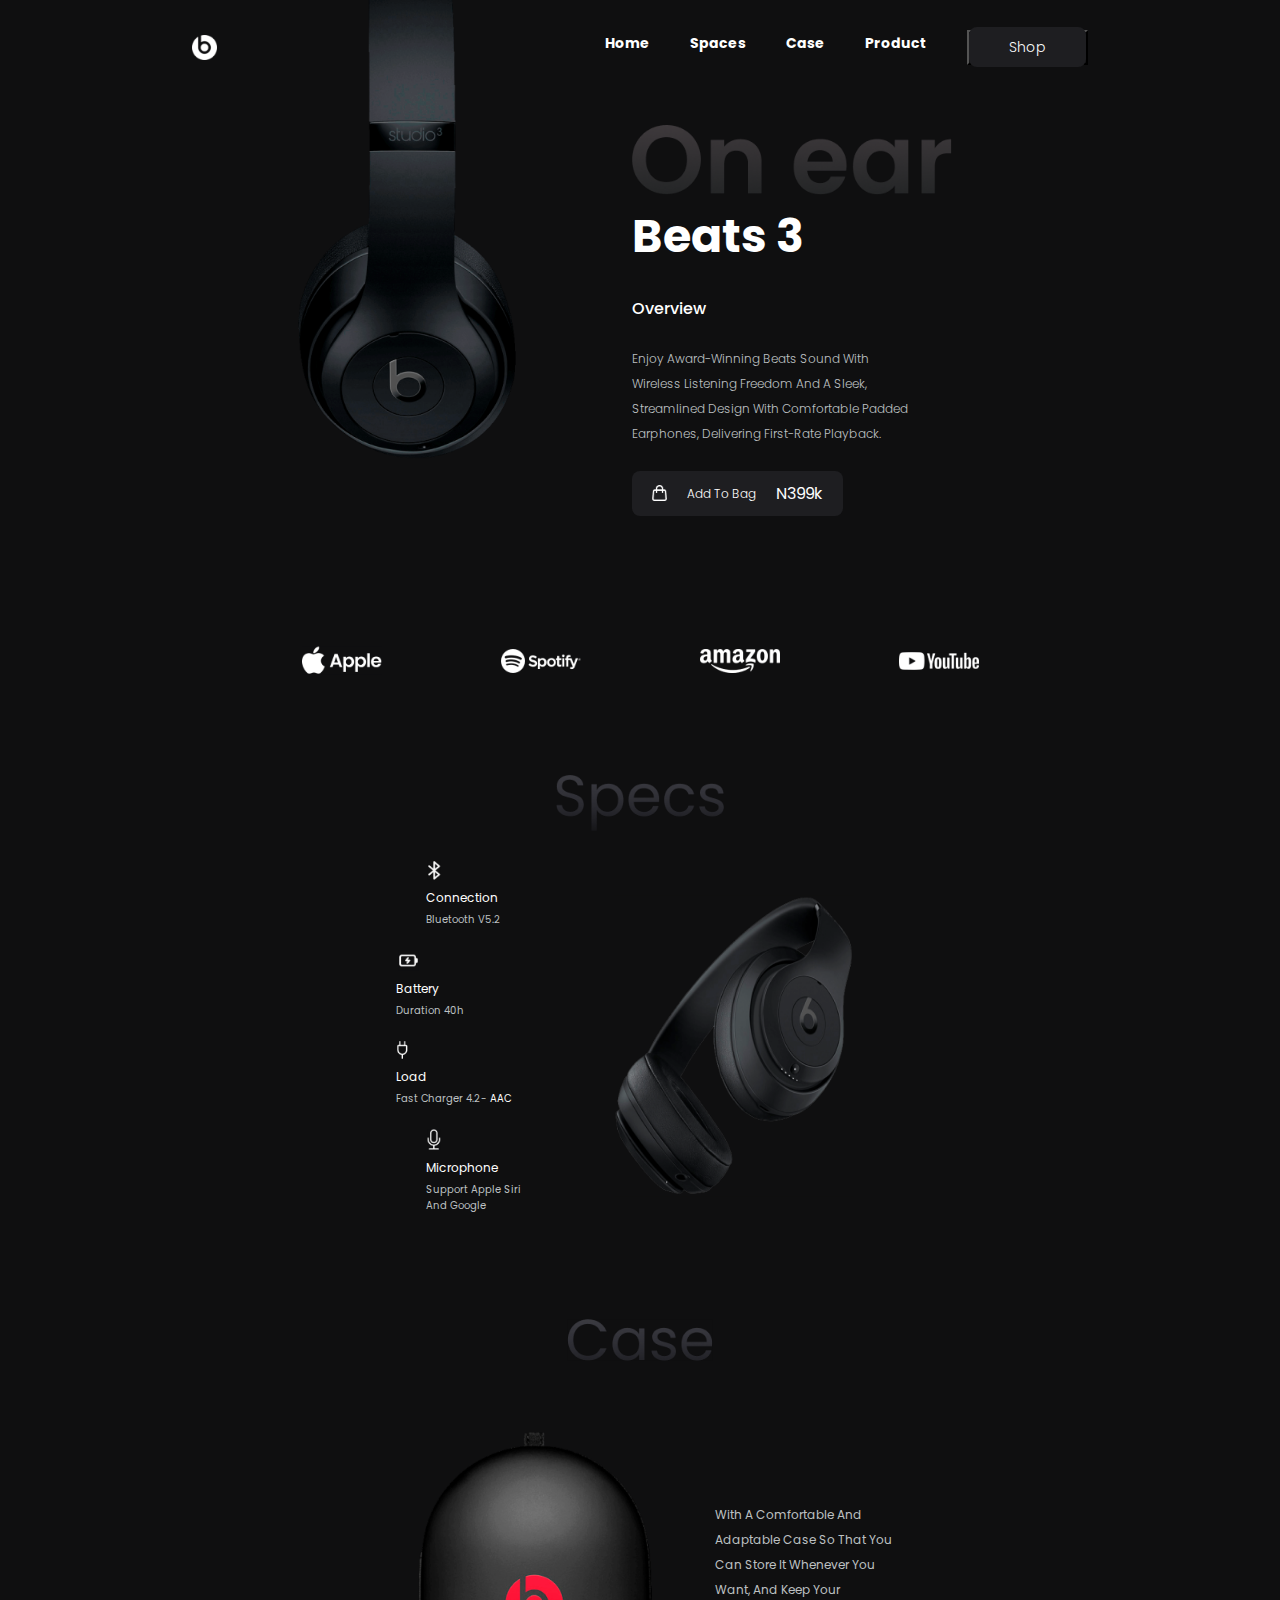
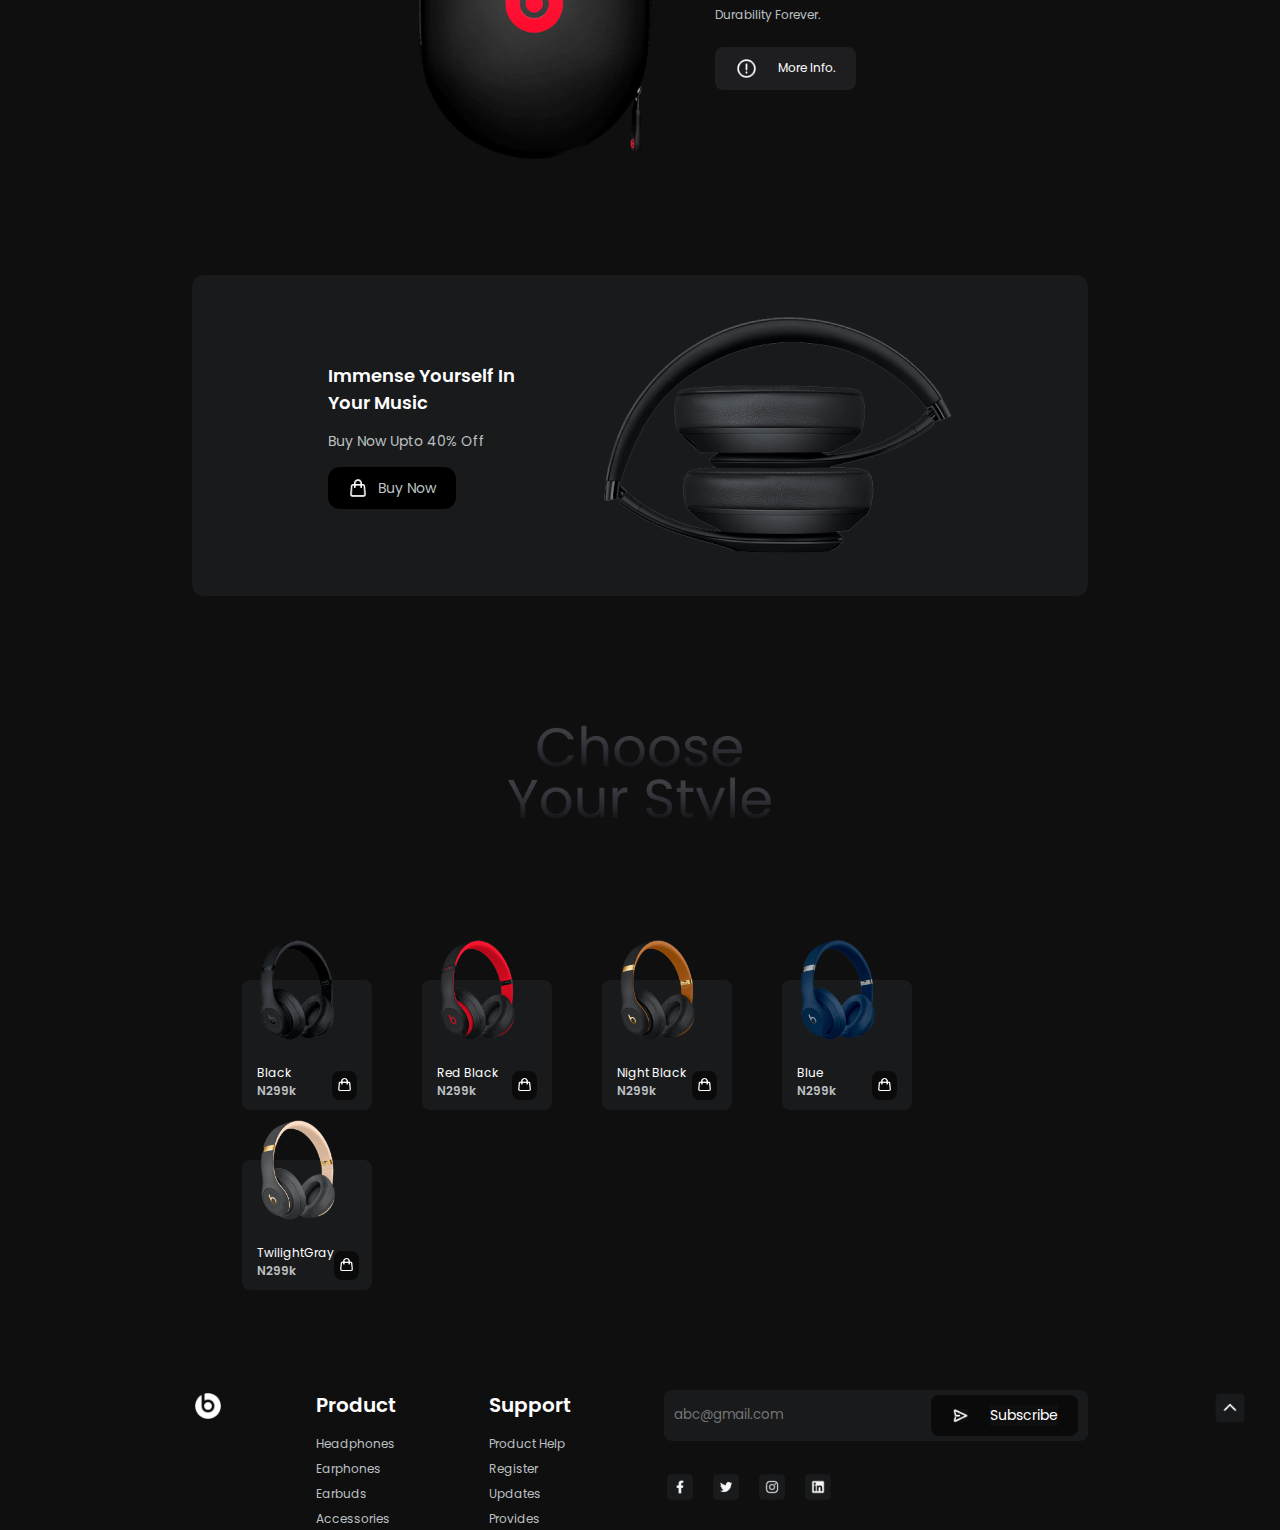
<file: project 8 ear phone/index.html>
<!DOCTYPE html>
<html lang="en">
<head>
    <meta charset="UTF-8">
    <meta http-equiv="X-UA-Compatible" content="IE=edge">
    <meta name="viewport" content="width=device-width, initial-scale=1.0">
    <!-- link css -->
    <link rel="stylesheet" href="./style.css">
    <!-- link font popins -->
    <link rel="preconnect" href="https://fonts.googleapis.com">
    <link rel="preconnect" href="https://fonts.gstatic.com" crossorigin>
    <link href="https://fonts.googleapis.com/css2?family=Bebas+Neue&family=Dela+Gothic+One&family=Poppins:ital,wght@0,400;1,800&family=Red+Rose&display=swap" rel="stylesheet">
    <title>project 8 headphones</title>
</head>
<body>
    <!-- making an header -->
    <nav>
        <img src="./image/beatsLogo.png" alt="logo">
        <div class="right-nav-section">
            <ul>
                <li><a href="#">home</a></li>
                <li><a href="#">spaces</a></li>
                <li><a href="#">case</a></li>
                <li><a href="#">product</a></li>

                <button><a href="#">shop</a></button>
            </ul>
        </div>
    </nav>

    <!-- making an main section -->
    <main>
        <img src="./image/mainImage.png" alt="mainImage" class="main-img">
        <div class="main">
            <img src="./image/onEar.png" alt="onEar" class="on-ear-img">
            <h1>beats 3</h1>
            <h4>overview</h4>
            <p>   Enjoy award-winning Beats sound with wireless listening freedom and a
                sleek, streamlined design with comfortable padded earphones,
                delivering first-rate playback.</p>
            <div class="shopping-bag-section">
                <img src="./icons/shoppingBag.png" alt="shoppingBag">
                <p>add to bag</p>
                <span>n399k</span>
            </div>
        </div>
    </main>

    <!-- making an social-media -->
    <section class="social-media">
        <img src="./image/appleLogo.png" alt="appleLogo">
        <img src="./image/spotifyLogo.png" alt="spotifyLogo">
        <img src="./image/amazonLogo.png" alt="amazonLogo">
        <img src="./image/youtubeLogo.png" alt="youtubeLogo">
    </section>
    
    <!-- making an specs section -->

    <section class="specification">
        <!-- adding specs logo -->
        <img src="./icons/specsLogo.png" alt="specsLogo" class="specification-logo">

        <div class="specification-list">
            <!-- creating div for holding specification -->
            <div class="specification-list-item">
                <!-- creating div for each specifiation -->
                <div>
                    <img src="./icons/bluetooth.png" alt="bluetooth">
                    <p>connection</p>
                    <p>bluetooth v5.2</p>
                </div>

                <div><img src="./icons/battery.png" alt="battery">
                <p>battery</p>
                <p>duration 40h</p>
                </div>

                <div>
                    <img src="./icons/charger.png" alt="charger">
                    <p>load</p>
                    <p>fast charger 4.2-<span> aac</span></p>
                </div>

                <div>
                    <img src="./icons/mic.png" alt="mic">
                    <p>microphone</p>
                    <p>support apple siri and google</p>
                </div>
            </div>

            <!-- adding an image in specification -->
            <img src="./image/specsImage.png" alt="headphones">
        </div>
    </section>

    <!-- creating an case -->
        <section class="case-section">
            <!-- add case logo -->
            <img src="./icons/caseLogo.png" alt="caseLogo" class="case-logo">
            <!--makin case item  -->

            <div class="case-item">
                <img src="./image/caseImage.png" alt="caseImage" class="case-img">
                <div>
                    <p>
                        With a comfortable and adaptable case so that you can store it
                        whenever you want, and keep your durability forever.</p>
                    <p>
                        <img src="./icons/group.png" alt="group">
                        more info.
                    </p>
                </div>
            </div>
        </section>  
            <!-- making an section to buy a product -->
            <section class="buy-product">
                <div>
                    <h3>immense yourself in your music</h3>
                    <p>buy now upto 40% off</p>
                    <div>
                        <img src="./icons/shoppingBag.png" alt="shoppingBag">
                        <p>buy now  </p>
                    </div>
                </div>
                <img src="./image/buyNowSectionImage.png" alt="buy now">
            </section>

            <!-- making an choose your style section -->
            <section class="product-section">
                <!-- adding an logo  -->
                <img src="./icons/productLogo.png" alt="productLogo" class="logo-product">
                <!-- making a new divisor for all the showcase to user -->
                <div class="product-item">
                    <!-- making card for products -->
                    <div class="product-card">
                        <img src="./image/black.png" alt="black" class="product-img">
                        <div class="product-info">
                            <p>black <br><span>n299k</span>
                            </p>
                            <div>
                                <img src="./icons/shoppingBag.png" alt="shoppingBag">
                            </div>
                        </div>
                    </div>
                    <!-- making cards for product -->

                    <div class="product-card">
                        <img src="./image/redBlack.png" alt="redBlack" class="product-img">
                        <div class="product-info">
                            <p>red black <br><span>
                                n299k
                            </span></p>
                            <div>
                                <img src="./icons/shoppingBag.png" alt="shoppingBag">
                            </div>
                        </div>
                    </div>

                    <!-- making cards for product -->

                    <div class="product-card">
                        <img src="./image/nightBlack.png" alt="nightBlack" class="product-img">
                        <div class="product-info">
                            <p>night black <br><span>
                                n299k
                            </span></p>
                            <div>
                                <img src="./icons/shoppingBag.png" alt="shoppingBag">
                            </div>
                        </div>
                    </div>

                    <!-- making and cards -->

                    <div class="product-card">
                        <img src="./image/blue.png" alt="blue" class="product-img">
                        <div class="product-info">
                            <p>blue <br> <span>n299k</span></p>
                            <div>
                                <img src="./icons/shoppingBag.png" alt="shoppingBag">
                            </div>
                        </div>
                    </div>

                    <!-- making an cards -->

                    <div class="product-card">
                        <img src="./image/twilightGray.png" alt="twilightGray" class="product-img">
                        <div class="product-info">
                            <p>twilightGray <br><span>n299k</span></p>
                            <div>
                                <img src="./icons/shoppingBag.png" alt="shoppingBag">
                            </div>
                        </div>
                    </div>
                </div>
            </section>

            <!-- making a footer of our website -->
            <footer>
                <img src="./image/beatsLogo.png" alt="beatsLogo" class="footer-logo">
                <!-- making  product navigation menu -->
                <ul>
                    <li><a href="#">product</a></li>
                    <li><a href="#">headphones</a></li>
                    <li><a href="#">earphones</a></li>
                    <li><a href="#">earbuds</a></li>
                    <li><a href="#">accessories</a></li>
                </ul>

                <!-- making support navigation menu -->
                <ul>
                    <li><a href="#">support</a></li>
                    <li><a href="#">product help</a></li>
                    <li><a href="#">register</a></li>
                    <li><a href="#">updates</a></li>
                    <li><a href="#">provides</a></li>
                </ul>

                <!-- add social media icons & subscription -->
                <div class="footer-subscription">
                    <!-- add div for subscribe -->
                    <div>
                        <input type="email" placeholder="abc@gmail.com">
                        <div class="subscribe-button">
                            <img src="./icons/rightArrow.png" alt="rightArrow">
                            <p>subscribe</p>
                        </div>
                    </div>
                    <!-- adding social media icons -->
                    <div>
                        <img src="./icons/facebook.png" alt="facebook">
                        <img src="./icons/twitter.png" alt="twitter">
                        <img src="./icons/instagram.png" alt="instagram">
                        <img src="./icons/linkedin.png" alt="linkedin">
                    </div>
                </div>

                <!-- adding top arrows -->
                <img src="./icons/upArrow.png" alt="upArrow" class="up-arrow">

            </footer>   

</body>
</html>
</file>
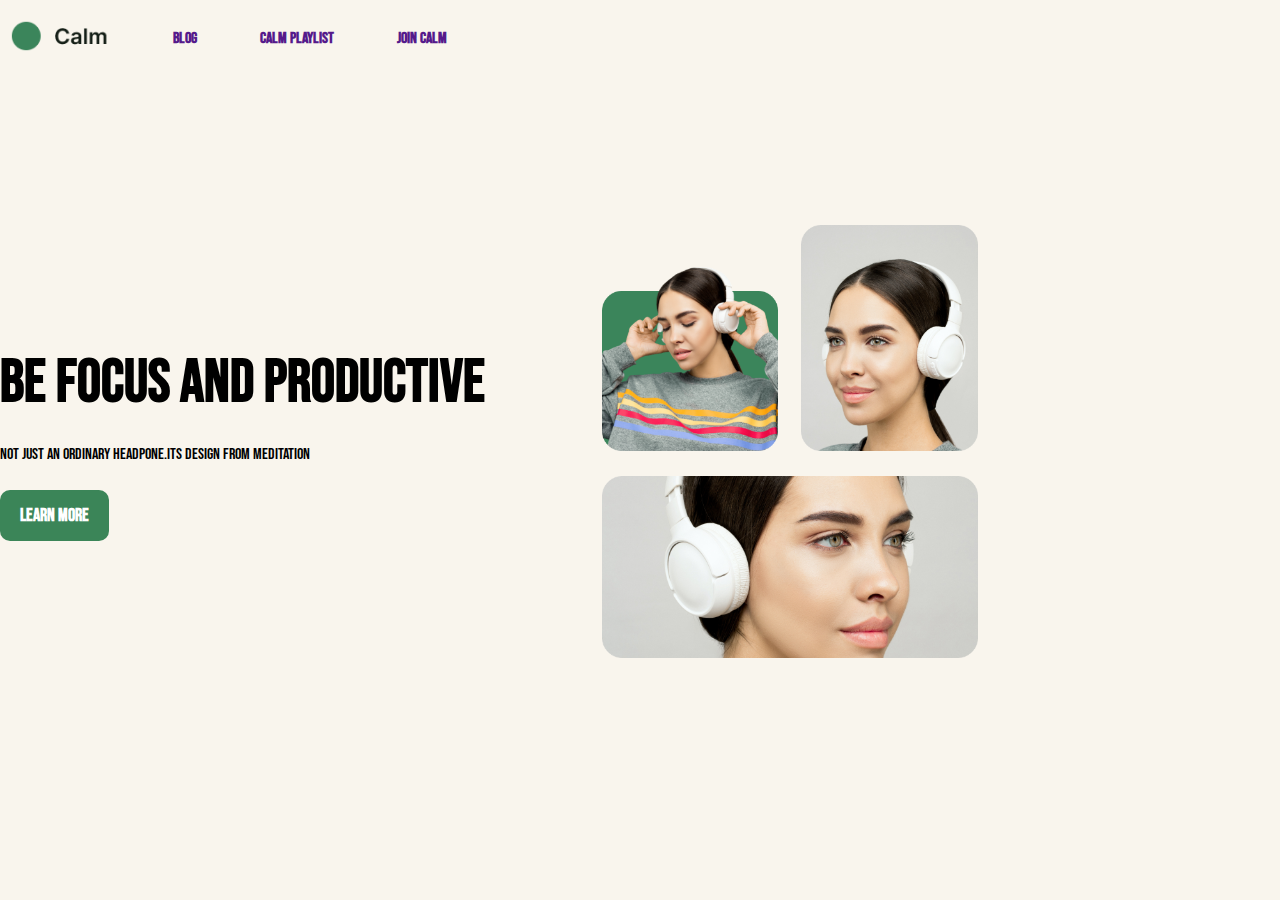
<file: project2/index.html>
<!DOCTYPE html>
<html lang="en">
<head>
    <meta charset="UTF-8">
    <meta http-equiv="X-UA-Compatible" content="IE=edge">
    <meta name="viewport" content="width=device-width, initial-scale=1.0">
    <!-- link css file -->
    <link rel="stylesheet" href="style/style.css">
    <!-- font link -->
    <link rel="preconnect" href="https://fonts.googleapis.com">
    <link rel="preconnect" href="https://fonts.gstatic.com" crossorigin>
    <link href="https://fonts.googleapis.com/css2?family=Bebas+Neue&family=Dela+Gothic+One&family=Poppins:ital,wght@0,400;1,800&family=Red+Rose&display=swap" rel="stylesheet">
    <title>project2</title>
</head>
<body>
    <!-- head -->
    
        <nav>
            
            <ul>
                <li><img src="assets/logo.png" alt="logo"></li>
                <li><a href="">blog</a></li>
                <li><a href="">calm playlist</a></li>
                <li><a href="">join calm</a></li>
            </ul>
        </nav>
    
    <!-- main section -->
    <!-- right section -->
    <main>
        <div class="right-main">
            <h1>be focus and productive</h1>
            <p>not just an ordinary headpone.its design from meditation</p>
            <button>learn more</button>
        </div>

        <div class="left-main">
            <div>
            <img src="assets/project2 img1.png" alt="image1">
            <img src="assets/img2.png" alt="img2">
        </div>
        <img src="assets/img3.png" alt="img4">
        </div>
        
    </main>

    
</body>
</html>
</file>
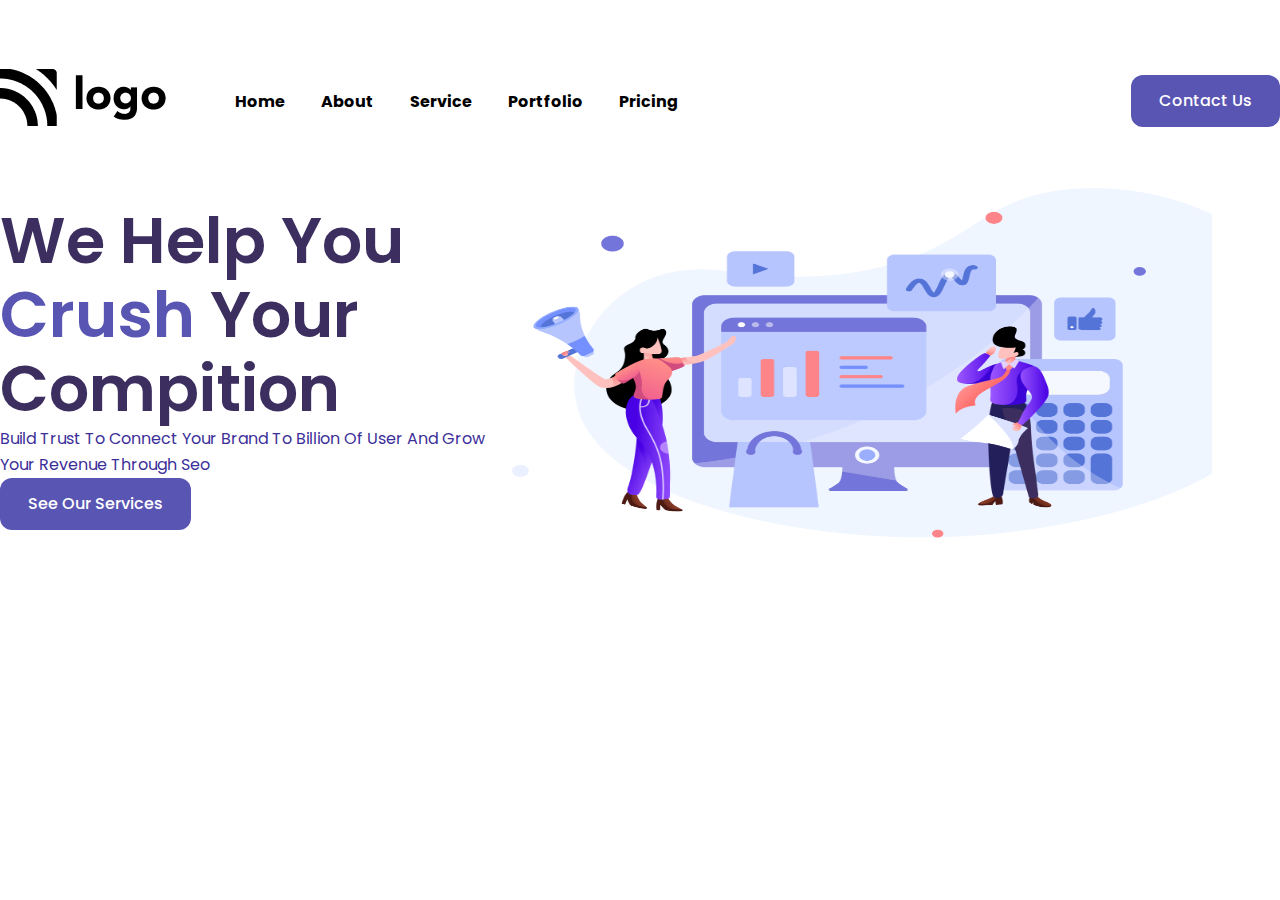
<file: project4/index.html>
<!DOCTYPE html>
<html lang="en">
<head>
    <meta charset="UTF-8">
    <meta http-equiv="X-UA-Compatible" content="IE=edge">
    <meta name="viewport" content="width=device-width, initial-scale=1.0">
    <!-- link css -->
    <link rel="stylesheet" href="./style/style.css">
    <!-- popins font family link  -->
    <link rel="preconnect" href="https://fonts.googleapis.com">
    <link rel="preconnect" href="https://fonts.gstatic.com" crossorigin>
    <link href="https://fonts.googleapis.com/css2?family=Bebas+Neue&family=Dela+Gothic+One&family=Poppins:ital,wght@0,400;1,800&family=Red+Rose&display=swap" rel="stylesheet">
    <title>project4</title>
</head>
<body>
    <!-- making an header -->
    <div class="container">
    <section aria-label="navbar">
        <nav class="navbar-container">
            <div><img src="assets/Logo (1).png" alt="Logo">
            </div>
            <div class="grow-list">
                <ul class="list">
                    <li class="list-item"><a href="">home</a></li>
                    <li class="list-item"><a href="">about</a></li>
                    <li class="list-item"><a href="">service</a></li>
                    <li class="list-item"><a href="">portfolio</a></li>
                    <li class="list-item"><a href="">pricing</a></li>
                </ul>
            </div>
            <div class="button-group"><button class="nav-button">contact us</button></div>
        </nav>
    </header>

    <!-- main section -->
    <section aria-label="main">
        <div class="main-contaioner">
            <!-- right section -->
            <div class="right-section">
                <h1 class="heading-text">we help you <span>crush</span> your compition</h1>
                <p class="description">build trust to connect your brand to billion of user and grow your revenue through <span>seo</span></p>
            <button class="nav-button-btn">see our services</button>
            </div>
            <!-- left-section -->
            <div class="left-section">
                <img src="assets/Header Illustration.png" alt="main img" class="img">
            </div>  
        </div>
    </section>
</div>
</body>
</html>
</file>
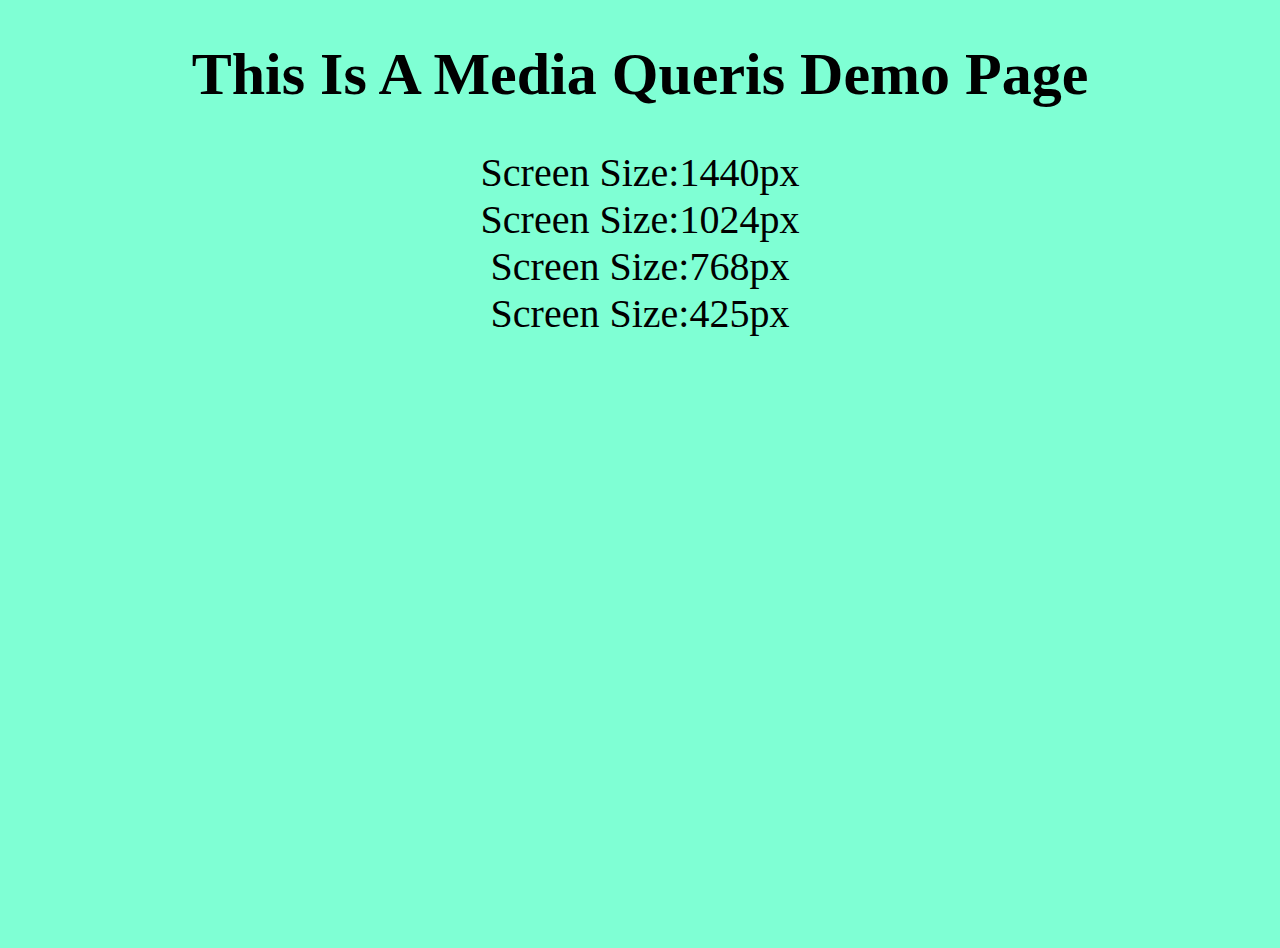
<file: project6/media.html>
<!DOCTYPE html>
<html lang="en">
<head>
    <meta charset="UTF-8">
    <meta http-equiv="X-UA-Compatible" content="IE=edge">
    <meta name="viewport" content="width=device-width, initial-scale=1.0">
    <!--link css-->
    <link rel="stylesheet" href="media.css">
    <title>project6</title>
</head>
<body>
    <h1>this is a media queris demo page</h1>
    <div class="big-screen">screen size:1440px</div>
    <div class="laptops">screen size:1024px</div>
    <div class="tablets">screen size:768px</div>
    <div class="mobile">screen size:425px</div>
</body>
</html>
</file>
<file: project 8 ear phone/style.css>
*{
    padding: 0;
    margin: 0;
    outline: 0;
    box-sizing: border-box;
    font-family: 'Poppins', sans-serif;
    background-color: #0f0f10;
    color: #ffffff;
}
/* removing default css */

a{
    text-decoration: none;
}

li{
    list-style: none;
}

body{
    margin: 0 15vw;
}

/* design navigation menu */

nav{
    display: flex;
    width: 100%;
    align-items: center;
    justify-content:space-between;
    padding: 30px 0;
}

nav img{
    height: 25px;
    width: 25px;
}

nav ul{
    display: flex;
}

nav ul li{
    margin-right: 40px;
}

nav ul li a{
    font-size: 14px;
    font-weight: 700;
    color: white;
    text-transform: capitalize;
}

nav ul li:first-child a{
    font-weight: 700;
    font-size: 14px;
}

.right-nav-section{
    display: flex;
    align-items: center;
}

.right-nav-section button a{
    background-color: #1e1e21;
    border-radius: 8px;
    font-weight: 300;
    font-size: 14px;
    text-transform: capitalize;
    padding: 10px 40px;
}

.right-nav-section button a:hover{
    background-color: aliceblue;
    color: #1e1e21;
    font-weight: 600;
    font-size: 17px;
}

/* designing the main section */

main{
    display: flex;
    align-items: flex-start;
    margin: 30px;
    position: relative;
}

.main-img{
    width: 230px;
    position: relative;
    top: -200px;
    left: 70px;
}

.main{
    margin-left: 180px;
}

.on-ear-img{
    width: 320px;
    left: 50px;
}

.main h1{
    font-size: 46px;
    font-weight: 600px;
    margin-bottom: 25px;
    text-transform: capitalize;
}

.main h4{
    font-size: 16px;
    font-weight: 500;
    margin-bottom: 25px;
    text-transform: capitalize;
}

.main p{
    width: 65%;
    font-size: 12px;
    font-weight: 300;
    text-transform: capitalize;
    margin-bottom: 25px;
    color: #bdc0c2;
    line-height: 25px;
}

.shopping-bag-section{
    display: flex;
    align-items: center;
    gap: 20px;
    background-color: #1e1e21;
    border-radius: 8px;
    width: fit-content;
    padding: 10px 20px;
}

.shopping-bag-section img{
    width: 15px;
    background-color: transparent;
}

.shopping-bag-section p{
    margin-bottom: 0;
    color: white;
    background-color: transparent;
}

.shopping-bag-section span{
    background-color: transparent;
    text-transform: capitalize;
}

/* design social media section */

.social-media{
    display: flex;
    align-items: center;
    justify-content: space-around;
    padding: 0px 50px;
    position: relative;
    top: -50px;
    margin-bottom: 40px;
}

.social-media img{
    scale: 0.8;
}

/* design specs */
.specification{
    display: flex;
    flex-direction: column;
    align-items: center;
}

.specification-logo,
.case-logo{
    scale: 0.8;
    margin-bottom: 20px;
}

.specification-list{
    display: flex;
}

.specification-list img{
    scale: 0.8;
}

.specification-list-item div{
    margin-bottom: 20px;
}

.specification-list-item div img{
    scale: 0.8;
}

.specification-list-item div p{
    font-size: 12px;
    text-transform: capitalize;
}
.specification-list-item div p span{
    text-transform: uppercase;
}

.specification-list-item div p:last-child{
    color: #bdc0c2;
    font-size: 10px;
    margin-top: 5px;
    width: 70%;
}

.specification-list-item div:first-child,
.specification-list-item div:last-child{
    margin-left: 30px;
}

/* designing case */
.case-section{
    margin-top: 80px;
    display: flex;
    flex-direction: column;
    align-items: center;
}

.case-item{
    display: flex;
    align-items: center;
    gap: 30px;
    justify-content: center;
}

.case-item img{
    scale: 0.8;
}

.case-item div{
    width: 20%;
}

.case-item div p:first-child{
    color: #bdc0c2;
    font-size: 12px;
    font-weight: 400;
    text-transform: capitalize;
    line-height: 25px;
    margin-bottom: 20px;
}

.case-item div p:last-child img{
    background-color: transparent;
    scale: 0.8;
}

.case-item div p:last-child{
    width: fit-content;
    background-color: #1e1e21;
    border-radius: 8px;
    display: flex;
    align-items: center;
    font-size: 12px;
    gap: 20px;
    text-transform: capitalize;
    padding: 10px 20px;
}

/* design a buy product section  */
.buy-product{
    display: flex;
    align-items: center;
    justify-content: center;
    background: #181a1b;
    border-radius: 12px;
    margin-top: 70px;
    gap: 50px;
    padding: 40px 0px;

}

.buy-product div,
.buy-product h3,
.buy-product p,
.buy-product img{
    background-color: transparent;
}

.buy-product div{
    width: 25%;
}

.buy-product div h3{
    text-transform: capitalize;
    font-size: 18px;
    margin-bottom: 15px;
    font-weight: 600;
}

.buy-product div p{
    text-transform: capitalize;
    color: #bdc0c2;
    font-size: 14px;
    margin-bottom: 15px;
}

.buy-product div div{
    display: flex;
    width: fit-content;
    align-items: center;
    background-color: #000000;
    border-radius: 12px;
    padding: 10px 20px;
}

.buy-product div div p{
    margin-bottom: 0;
    font-size: 14px;
    color: #bdc0c2;
}

.buy-product div div img{
    scale: 0.8;
    margin-right:10px;
}

/* deisign a product cards */

.product-section{
    display: flex;
    flex-direction: column;
    margin-top: 0px 150px;
}

.product-logo{
    display: flex;
    flex-direction: column;
    background-color: transparent;
}

.logo-product{
    scale: 0.3;
    margin-bottom: 20px;
}

.product-item{
    display: flex;
    align-items: center;
    flex-wrap: wrap;
    gap: 50px;
    padding-left: 50px;
}

.product-card{
    position: relative;
    width: 130px;
    height: 130px;
    background: #181a1b;
    border-radius: 8px;
}

.product-img{
    width: 75px;
    height: 100px;
    position: absolute;
    z-index: 100;
    top: -40px;
    left: 18px;
}

.product-img,
.product-card p,
.product-card span,
.product-card img,
.product-card div{
    background-color: transparent;
}

.product-info{
    position: absolute;
    bottom: 0;
    width: 100%;
    display: flex;
    align-items: flex-end;
    justify-content: space-between;
    padding: 10px 15px;
}

.product-info p{
    font-size: 12px;
    text-transform: capitalize;
}

.product-info span{
    color: #bdc0c2;
    font-weight: 600;
}

.product-info div{
    background-color: #0a0a0b;
    border-radius: 8px;
    padding: 2px 6px;
}

.product-info div img{
    height: 13px;
    width: 13px;
}

/* design a footer */

footer{
    display: flex;
    align-items: flex-start;
    justify-content: space-between;
    margin-top: 100px;
    position: relative;
}

.footer-logo{
    scale: 0.8;
}

ul li a{
    font-size: 12px;
    text-transform: capitalize;
    color: #bdc0c2;
}

ul li:first-child a{
    font-size: 20px;
    font-weight: 600;
    color: white;
}

ul li:first-child{
    margin-bottom: 10px;
}


.footer-subscription{
    display: flex;
    flex-direction: column;
    gap: 30px;
}

.footer-subscription div:first-child{
    background-color: #181a1b;
    border-radius: 8px;
    padding: 5px 10px;
    display: flex;
}

.footer-subscription div:first-child input{
    background-color: transparent;
    border: none;
}

.subscribe-button{
    background-color: #0a0a0b;
    display: flex;
    text-transform: capitalize;
    gap: 10px;
    align-items: center;
    padding: 10px 20px;
    border: none;
    border-radius: 8px;
}

.subscribe-button img{
    scale: 0.8;
}

.subscribe-button p{
    font-size: 14px;
}

.footer-subscription div:last-child img{
    margin-right: 10px;
    scale: 0.8;
}

.up-arrow{
    position: absolute;
    right: -160px;
    scale: 0.8;
}
</file>
<file: project2/style/style.css>
*{
    padding: 0;
    margin: 0;
    box-sizing: border-box;
    background-color: #f9f5ed;
    font-family: 'Bebas Neue', cursive;
}

/* body{
    background-color: #3b8558;
    } */

nav{
    padding: 20px 10px;
    height: 15vh;
}

nav ul{
    display: flex;
    align-items: center;
}

nav ul li{
    list-style: none;
    margin-right: 5%;
    font-weight: 700;
    text-transform: capitalize;
    
}

nav ul li a{
    text-decoration: none;
}

nav img{
    width: 100px;
}

/* main */
main{
    display: flex;
    align-items: center;
    justify-content: center;
}
.right-main{
    width: 40%;
}

.right-main h1{
    font-size: 60px;
    text-transform: capitalize;
}

.right-main p{
    text-transform: capitalize;
    margin: 5% 0;
}

.right-main button{
    padding: 15px 20px;
    font-size: 18px;
    color: white;
    font-weight: 600;
    text-transform: capitalize;
    border: none;
    background-color: #3b8558;
    border-radius: 10px;
}

.right-main button:hover{
    color: #3b8558;
    font-weight: 800;
    text-transform: capitalize;
    background-color: white;
    border-radius: 10px;
}

/* left section */
.left-main{
    /* display: flex; */
    width: 60%;
    padding: 7%;
}

.left-main div img{
    width: 30%;
}
.left-main div img:first-child{
    margin-right: 20px;
}

.left-main div{
    margin-bottom: 20px;
}
.left-main > img {
    width: 64%;
}
</file>
<file: project4/style/style.css>
*{
    padding: 0%;
    margin: 0%;
    box-sizing: border-box;
    overflow: hidden;
    font-family: 'Poppins', sans-serif;
}

a{
    text-decoration: none;
    font-family: 'Poppins', sans-serif;
    font-style: normal;
    font-weight: 700;
    font-size: 16px;
    line-height: 24px;
    color: #000;
    text-transform: capitalize;
}

/* nav{
    display: flex;
    margin-top: 55px;
    align-items: center;
}

nav ul{
    display: flex;
    gap: 35px;
    align-items: center;
    
}

nav button{
    padding: 5px 10px;
    border-radius: 10%;
    font-weight: 700;
    font-size: 18px;
    text-transform: capitalize;
    background-color: blueviolet;
    color: white;
}

/* mainsection */
 main{
    display: flex;
    align-items: center;
 } */

 .container{
    max-width: 119rem;
    margin: 0 auto;
    padding: 0 119px;
 }

 .navbar-container{
    display: flex;
    align-items: center;
    justify-content: space-between;
    margin-top: 69px;
 }

 .grow-list{
    flex-grow: 1;   
    padding-left: 69px;
 }

 .list{
    display: flex;
    align-items: center;
    list-style: none;
    gap:36px;
        
 }

 .list li {
    cursor: pointer;
 }
 .list:hover{
    color: #5955b3;
 }

 .nav-button{
    padding: 14px 28px;
    background-color: #5955b3;
    color: white;
    border: none;
    border-radius: 12px;
    font-family: 'Poppins', sans-serif;
    font-style: normal;
    font-weight: 500;
    font-size: 16px;
    line-height: 24px;
    display: flex;
    align-items: center;
    text-align: center;
    text-transform: capitalize;  
 }

 /* main section */

 .main-contaioner{
    display: flex;
    align-items: center;
    justify-content: space-between;
    margin-top: 55px;
 }
.right-section{
    width: 40%;
}
 .heading-text{
    font-family: 'Poppins', sans-serif;
    font-style: normal;
    font-weight: 600;
    font-size: 64px;
    line-height: 74px;
    color: #3c2f60;
    text-transform: capitalize;
 }

 .heading-text span{
    color: #5955b3;
 }

 .description{
    font-family: 'Poppins', sans-serif;
    font-style: normal;
    font-weight: 400;
    font-size: 16px;
    line-height: 26px;
    color: #3c2f99;
    text-transform:capitalize;

 }
 .nav-button-btn{
    padding: 14px 28px;
    background-color: #5955b3;
    color: white;
    border: none;
    border-radius: 12px;
    font-family: 'Poppins', sans-serif;
    font-style: normal;
    font-weight: 500;
    font-size: 16px;
    line-height: 24px;
    display: flex;
    align-items: center;
    text-align: center;
    text-transform: capitalize;  
    
 }
 .left-section{
    width: 60%;
    
}

.img{
    height: 350px;
    width: 700px;
    
}
</file>
<file: project6/media.css>
body{
    height: 100vh;
    background-color: aquamarine;
}

h1{
    font-size: 60px;
    text-align: center;
    text-transform: capitalize;
}

.big-screen,
.laptops,
.tablets,
.mobile{
    font-size: 40px;
    text-align: center;
    text-transform: capitalize;
}

/* media queri now apply */
/* 

@media(max-width:400px){
    body{
        background-color: crimson ;
    }
    .mobile{
        display: block;
    }

}

@media(min-width:400px) and (max-width:650px){
    body{
        background-color: aqua;
    }
    .tablets{
        display: block;
    }
}

@media(min-width:650pxpx) and(max-width:880px){
    body{
        background-color: darkgoldenrod;
    }
    .laptops{
        display: block;
    }
}

@media(min-width:880px) and(max-width:1120px){
    body{
        background-color: forestgreen;
    }
    .big-screen{
        display: block;
    }
}
@media(max-width:1120px){
    body{
        background-color: aqua;
    }
} */

@media screen and (max-width:600px){
    body{
        background-color: brown;
    }    
 .mobile{
    display: block;
 }
 .tablets{
    display: none;
 }
 .laptops{
    display: none;
 }
 .big-screen{
    display: none;
 }
}

@media screen and(min-width:600px) and(max-width:768px){
    body{
        background-color: aquamarine;
    }
    .tablets{
        display: block;
    }
    .mobile{
        display: none;
    }
    .laptops{
        display: none;
    }
    .big-screen{
        display: none;
    }
}

@media screen and(min-width:786px) and (max-width:982px){
    body{
        background-color: yellow;
    }
    .laptops{
        display: block;
    }
    .big-screen{
        display: none;
    }
    .mobile{
        display: none;
    }
    .tablets{
        display: none;
    }
}

@media screen and (min-width:982px) and (max-width:1200px){
    body{
        background-color: forestgreen;
    }
    .big-screen{
        display: block;
    }
    .laptops{
        display: none;
    }
    .tablets{
        display: none;
    }
    .mobile{
        display: none;
    }
}

@media screen and(min-width:1200px) and (max-width:3500px){
    body{
        background-color: aquamarine;
    }
    .big-screen{
        display: none;
    }
    .laptops{
        display: none;
    }
    .tablets{
        display: none;
    }
    .mobile{
        display: none;
    }
}
</file>
